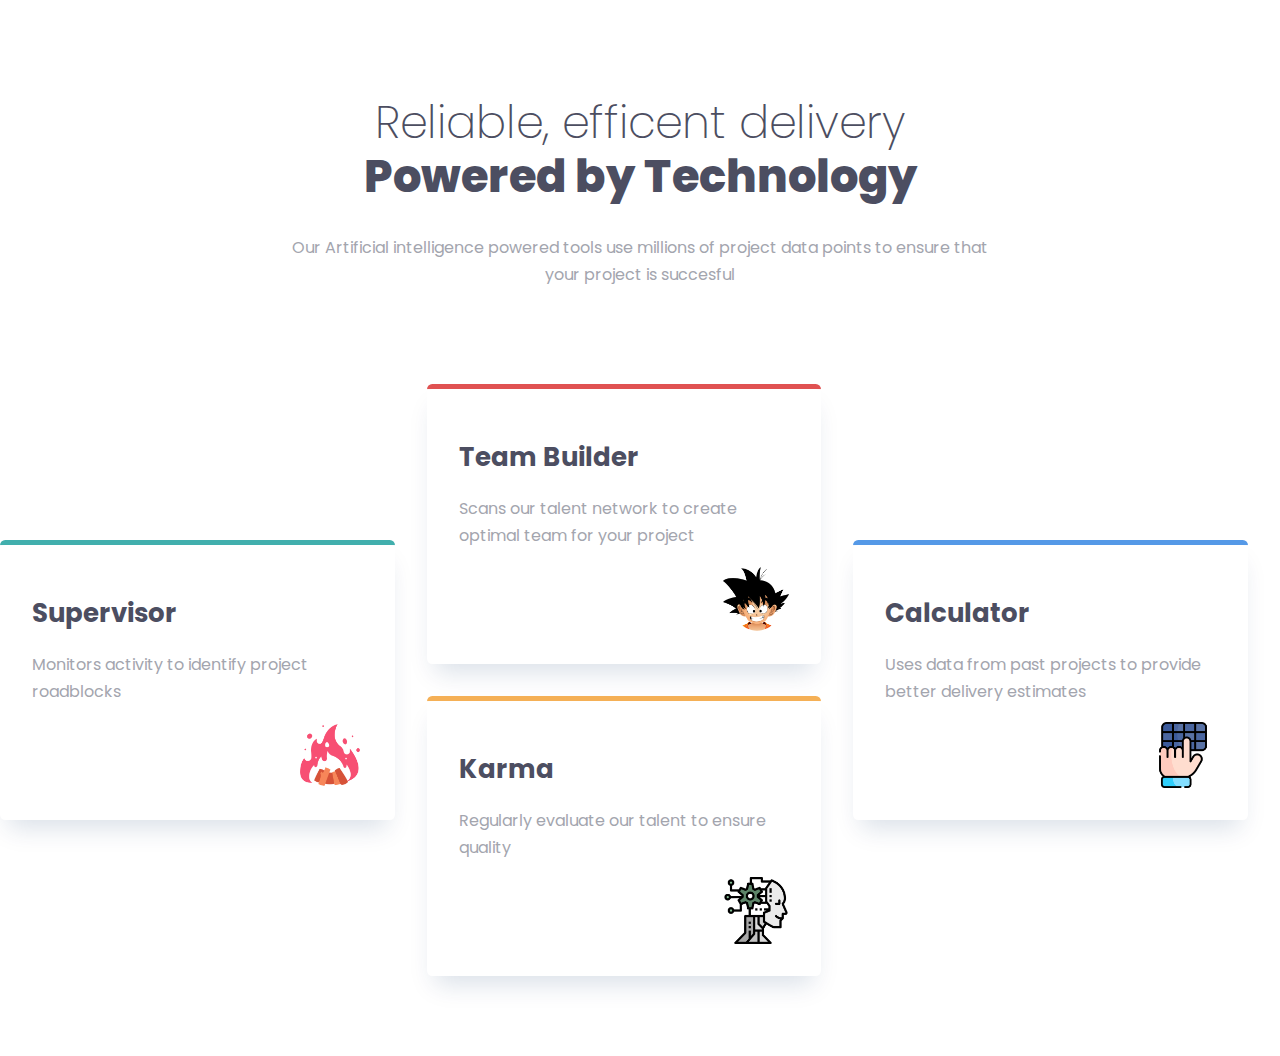
<file: index.html>
<!DOCTYPE html>
<html lang="en">
  <head>
    <meta charset="UTF-8" />
    <meta name="viewport" content="width=device-width, initial-scale=1.0" />
    <title>Document</title>

    <link rel="preconnect" href="https://fonts.googleapis.com" />
    <link rel="preconnect" href="https://fonts.gstatic.com" crossorigin />
    <link
      href="https://fonts.googleapis.com/css2?family=Poppins:wght@200;400;600&display=swap"
      rel="stylesheet"
    />
    <link rel="stylesheet" href="styles.css" />
  </head>

  <body>
    <header>
      <!--span to seperate heading-->
      <div class="wrapper wrapper--narrow">
        <h1>Reliable, efficent delivery 
        <span>Powered by Technology</span></h1>
        <p>
          Our Artificial intelligence powered tools use millions of project data points to ensure that your project is succesful
        </p>
      </div>
    </header>

    <main>
      <div class="wrapper">
        <div class="layout-flex">
          <div class="colum">
            <div class="card border-teal" data-url="index1.html">
              <h2 class="card_title">Supervisor</h2>
              <p>Monitors activity to identify project roadblocks</p>
              <img class="card_img" src="./bonfire.png" alt="" class="icon" />
            </div>
          </div>

          <div class="colum">
            <div class="card border-red" data-url="index2.html">
              <h2 class="card_title">Team Builder</h2>
              <p>Scans our talent network to create optimal team for your project</p>
              <img
                class="card_img"
                src="./Dragonball-Goku.png"
                alt=""
                class="icon"
              />
            </div>

            <div class="card border-yellow" data-url="index3.html">
              <h2 class="card_title">Karma</h2>
              <p>Regularly evaluate our talent to ensure quality</p>
              <img class="card_img" src="./ai.png" alt="" class="icon" />
            </div>
          </div>

          <div class="colum">
            <div class="card border-blue" data-url="index4.html">
              <h2 class="card_title">Calculator</h2>
              <p>Uses data from past projects to provide better delivery estimates</p>
              <img
                class="card_img"
                src="./pin-code.png"
                alt=""
                class="icon"
              />
            </div>
          </div>
        </div>
      </div>
    </main>
    <script src="main.js" type="module"></script>
  </body>
</html>
</file>
<file: styles.css>
.icon {
    width: 30px;
}

/*
gooogle font stuff 
font-family: 'Poppins', sans-serif;
*/

:root {
    --ff-sans: 'Poppins', sans-serif;
    --fw-light: 200;
    --fw-normal: 400;
    --fw-bold: 800;

    --fs-400: 0.9375rem;
    --fs-500: 1.25rem;
    --fs-600: 1.625rem;
    --fs-900: 2.8rem;
    --fs-700: 20.8rem;

    --clr-neutral-900: hsl(234, 12%, 34%);
    --clr-neutral-400: hsl(229, 6%, 66%);
    --clr-neutral-100: hsl(0, 0%, 98%);

    --clr-teal: hsl(179, 46%, 47%);
    --clr-red: hsl(0, 70%, 60%);
    --clr-blue: hsl(212, 75%,62%);
    --clr-yellow:hsl(34, 89%,65%);
}

*,
*::before,
*::after {
    box-sizing: border-box;
}

html {
    font-family: var(--ff-sans);
    font-weight: var(--fw-normal);
    line-height: 1.7;
    color: var(--clr-neutral-400);
}


body {
    margin: 0;
    padding-block-end: 5rem;
}

h1,
h2,
h3 {
    color: var(--clr-neutral-900);
    line-height: 1.2;
}

.wrapper {
    max-width: 1900px;
    margin-inline: auto;
}
/*
inherits margin inline from original wrapper 
since both have same class 
but extra narrow class overides the max width 
36:15
*/
.wrapper--narrow {
    max-width: 720px;
}

header {
    text-align: center;
    margin-block: 6rem;
}

header > p {
    font-size: 3rem;
}

h1 {
    font-weight: var(--fw-light);
    font-size: var(--fs-900);
}

h1 span {
    font-weight: var(--fw-bold);
}
/*
mak
*/
.layout-flex {
    display: flex;
    flex-direction: column; /* Stack items vertically */
    flex-wrap: wrap; /* Allow items to wrap */
    --gap: 2rem;
    gap: var(--gap);
    align-items: center;
}


.layout-flex > * {
    flex: 1;
}

@media (min-width: 800px) {
    .layout-flex {
        flex-direction: row; /* Align items side by side */
        flex-wrap: nowrap; /* Prevent wrapping */
    }

    .layout-flex > * {
        flex: 0 0 calc(33.333% - var(--gap)); /* Adjust width for three columns */
    }
    .card {
        padding: 3rem;
        width: 100%;
    }
}

.colum {
    display: flex;
    flex-direction: column;
    align-content: center;
    gap: var(--gap);
}

.card {
    --br: 0.325rem;
    border-top: var(--br) solid;
    padding: 2rem;
    border-radius: var(--br);
    box-shadow: 0 1rem 1.5rem -0.5rem rgb(0 50 100 / 0.15);
    
}

.card_title {
    font-size: var(--fs-600);
}

.card_img {
    display: block;
    width: 20%; /* or any specific size */
    height: auto; /* maintains aspect ratio */
    margin-left: auto;
    margin-top: 1rem;
}

.border-teal {
    border-color: var(--clr-teal);
}

.border-red {
    border-color: var(--clr-red);
}

.border-yellow {
    border-color: var(--clr-yellow);
}

.border-blue {
    border-color: var(--clr-blue);
}
</file>
